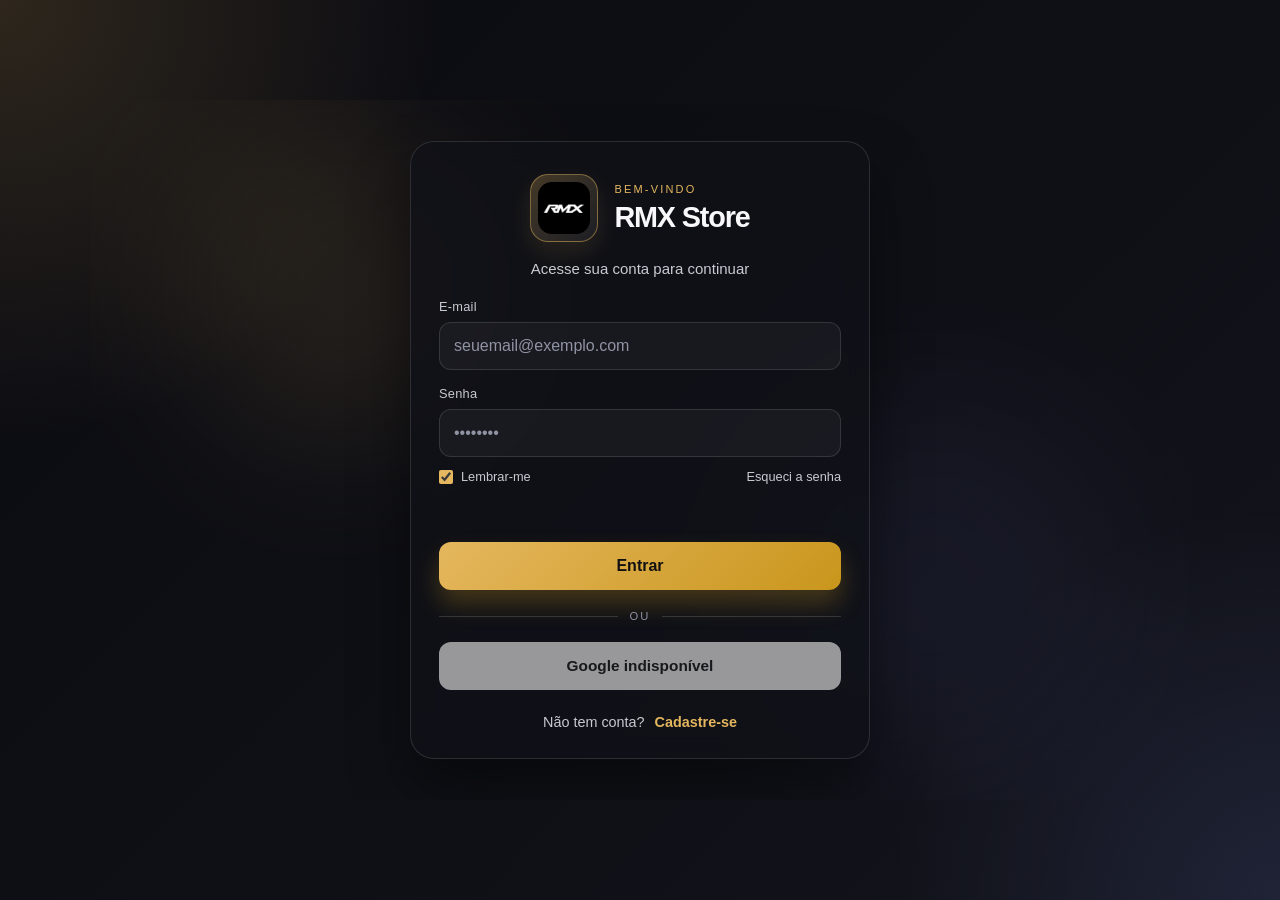
<file: public/admin.html>
<!DOCTYPE html>
<html lang="pt-BR">
<head>
  <meta charset="UTF-8" />
  <meta name="viewport" content="width=device-width, initial-scale=1.0" />
  <title>Admin RMX Store</title>
  <link rel="stylesheet" href="../src/css/admin.css" />
</head>
<body>
  <div class="admin-shell">
    <aside class="sidebar">
      <div class="brand">
        <div class="brand-mark">RMX</div>
        <div>
          <p>Admin</p>
          <strong>RMX Store</strong>
        </div>
      </div>

      <nav class="nav-links">
        <a href="#" class="active">Produtos</a>
        <a href="#" onclick="return false;">Categorias</a>
        <a href="loja.html">Ver loja</a>
      </nav>
    </aside>

    <main class="admin-main">
      <header class="topbar">
        <div>
          <p class="eyebrow">Painel</p>
          <h1>Gerenciar catálogo</h1>
        </div>
        <button class="secondary" id="btn-exportar">Exportar JSON</button>
      </header>

      <section class="panel form-panel">
        <div class="form-header">
          <h2>Adicionar ou editar produto</h2>
          <p>Use o formulário para criar, atualizar e organizar o catálogo.</p>
        </div>

        <input id="edit-id" type="hidden" />

        <div class="form-grid">
          <label>
            Nome do produto
            <input id="f-name" type="text" placeholder="Ex: Camisa premium preta" />
          </label>

          <label>
            Categoria
            <select id="f-category"></select>
          </label>

          <label>
            Preço atual
            <input id="f-price" type="text" placeholder="Ex: 89,90R$" />
          </label>

          <label>
            Preço antigo
            <input id="f-preco-antigo" type="text" placeholder="Ex: 129,90R$" />
          </label>

          <label>
            Desconto
            <input id="f-desconto" type="text" placeholder="Ex: 31% OFF" />
          </label>

          <label>
            URL da imagem
            <input id="f-image" type="text" placeholder="https://.../imagem.png" />
          </label>

          <label>
            Link da página
            <input id="f-link" type="text" placeholder="descricao.html" />
          </label>

          <label class="full-width">
            Descrição
            <textarea id="f-desc" rows="5" placeholder="Descreva o produto, material, estilo, tamanho e detalhes."></textarea>
          </label>
        </div>

        <div class="category-box">
          <div class="category-row">
            <input id="nova-categoria" type="text" placeholder="Adicionar nova categoria" />
            <button class="primary" id="btn-add-categoria">Adicionar categoria</button>
          </div>
          <div id="categoria-tags" class="category-tags"></div>
        </div>

        <div class="action-row">
          <button class="primary" id="btn-salvar">Salvar produto</button>
          <button class="ghost" id="btn-limpar">Cancelar</button>
        </div>
      </section>

      <section class="panel">
        <div class="list-header">
          <h2>Produtos cadastrados</h2>
          <span id="contador-produtos">0 itens</span>
        </div>
        <div class="grid" id="lista"></div>
      </section>
    </main>
  </div>

  <script>
    (function verificarAdmin() {
      const token = localStorage.getItem('rmx_token');
      const role = (localStorage.getItem('rmx_role') || '').toLowerCase();
      if (!token) {
        window.location.href = 'login.html';
        return;
      }

      if (role === 'admin') return;

      fetch('http://127.0.0.1:8000/api/auth/me', {
        headers: { Authorization: `Bearer ${token}` }
      }).then(async (resposta) => {
        if (!resposta.ok) throw new Error('Sem autorização');
        const dados = await resposta.json();
        const papel = (dados.role || 'user').toLowerCase();
        localStorage.setItem('rmx_role', papel);
        if (papel !== 'admin') {
          window.location.href = 'loja.html';
        }
      }).catch(() => {
        localStorage.removeItem('rmx_token');
        localStorage.removeItem('rmx_role');
        window.location.href = 'login.html';
      });
    })();

    const API = '/api/produtos';
    const estado = {
      produtos: [],
      categorias: ['mais-vendidos', 'camisas', 'shorts', 'calcas', 'blusas', 'conjuntos', 'promocao']
    };

    const form = {
      id: document.getElementById('edit-id'),
      nome: document.getElementById('f-name'),
      categoria: document.getElementById('f-category'),
      preco: document.getElementById('f-price'),
      precoAntigo: document.getElementById('f-preco-antigo'),
      desconto: document.getElementById('f-desconto'),
      image: document.getElementById('f-image'),
      link: document.getElementById('f-link'),
      desc: document.getElementById('f-desc'),
      novaCategoria: document.getElementById('nova-categoria')
    };

    function tokenAdmin() {
      return localStorage.getItem('rmx_token') || '';
    }

    function cabecalhos() {
      const headers = { 'Content-Type': 'application/json' };
      const token = tokenAdmin();
      if (token) headers.Authorization = 'Bearer ' + token;
      return headers;
    }

    function extrairCategorias(produtos) {
      const categorias = new Set(['mais-vendidos', 'camisas', 'shorts', 'calcas', 'blusas', 'conjuntos', 'promocao']);
      produtos.forEach((produto) => {
        const categoria = (produto.category || produto.categoria || 'mais-vendidos').trim();
        if (categoria) categorias.add(categoria.toLowerCase());
      });
      return [...categorias];
    }

    function preencherCategorias() {
      const atual = form.categoria.value || 'mais-vendidos';
      form.categoria.innerHTML = '';
      estado.categorias.forEach((categoria) => {
        const option = document.createElement('option');
        option.value = categoria;
        option.textContent = categoria;
        if (categoria === atual) option.selected = true;
        form.categoria.appendChild(option);
      });
    }

    function renderTagsCategorias() {
      const container = document.getElementById('categoria-tags');
      container.innerHTML = '';
      estado.categorias.forEach((categoria) => {
        const chip = document.createElement('button');
        chip.type = 'button';
        chip.className = 'category-tag';
        chip.textContent = categoria;
        chip.addEventListener('click', () => {
          form.categoria.value = categoria;
          form.novaCategoria.value = categoria;
        });
        container.appendChild(chip);
      });
    }

    async function carregarProdutos() {
      try {
        const resposta = await fetch(API, { headers: cabecalhos() });
        if (!resposta.ok) throw new Error('Erro ao carregar');
        estado.produtos = await resposta.json();
      } catch (erro) {
        estado.produtos = [];
      }

      estado.categorias = extrairCategorias(estado.produtos);
      preencherCategorias();
      renderTagsCategorias();
      renderLista();
    }

    function renderLista() {
      const lista = document.getElementById('lista');
      const contador = document.getElementById('contador-produtos');
      contador.textContent = `${estado.produtos.length} itens`;
      lista.innerHTML = '';

      estado.produtos.forEach((produto, index) => {
        const card = document.createElement('article');
        card.className = 'card-admin';
        const imagem = produto.image || 'https://via.placeholder.com/320x320?text=Produto';
        const categoria = produto.category || produto.categoria || 'mais-vendidos';
        const desconto = produto.desconto || '';
        const precoAntigo = produto.preco_antigo || '';

        card.innerHTML = `
          <img src="${imagem}" alt="${produto.name}" />
          <span class="categoria-badge">${categoria}</span>
          <h3>${produto.name}</h3>
          <div class="precos">
            ${precoAntigo ? `<span class="preco-antigo">${precoAntigo}</span>` : ''}
            <strong>${produto.price}</strong>
            ${desconto ? `<span class="desconto">${desconto}</span>` : ''}
          </div>
          <p>${(produto.description || '').substring(0, 90)}${(produto.description || '').length > 90 ? '...' : ''}</p>
          <div class="card-actions">
            <button class="secondary" type="button" data-index="${index}" data-action="editar">Editar</button>
            <button class="danger" type="button" data-index="${index}" data-action="remover">Excluir</button>
          </div>
        `;

        lista.appendChild(card);
      });

      document.querySelectorAll('[data-action="editar"]').forEach((botao) => {
        botao.addEventListener('click', () => editarProduto(Number(botao.dataset.index)));
      });

      document.querySelectorAll('[data-action="remover"]').forEach((botao) => {
        botao.addEventListener('click', () => removerProduto(Number(botao.dataset.index)));
      });
    }

    function limparFormulario() {
      form.id.value = '';
      form.nome.value = '';
      form.preco.value = '';
      form.precoAntigo.value = '';
      form.desconto.value = '';
      form.image.value = '';
      form.link.value = 'descricao.html';
      form.desc.value = '';
      form.novaCategoria.value = '';
      form.categoria.value = estado.categorias[0] || 'mais-vendidos';
    }

    function editarProduto(index) {
      const produto = estado.produtos[index];
      if (!produto) return;
      form.id.value = produto.id;
      form.nome.value = produto.name;
      form.preco.value = produto.price;
      form.precoAntigo.value = produto.preco_antigo || '';
      form.desconto.value = produto.desconto || '';
      form.image.value = produto.image || '';
      form.link.value = produto.link || 'descricao.html';
      form.desc.value = produto.description || '';
      form.categoria.value = produto.category || produto.categoria || 'mais-vendidos';
      window.scrollTo({ top: 0, behavior: 'smooth' });
    }

    async function salvarProduto() {
      const dados = {
        name: form.nome.value.trim(),
        price: form.preco.value.trim(),
        image: form.image.value.trim(),
        link: form.link.value.trim() || 'descricao.html',
        description: form.desc.value.trim(),
        category: form.categoria.value.trim(),
        categoria: form.categoria.value.trim(),
        preco_antigo: form.precoAntigo.value.trim(),
        desconto: form.desconto.value.trim()
      };

      if (!dados.name || !dados.price) {
        alert('Informe pelo menos nome e preço do produto.');
        return;
      }

      const token = tokenAdmin();
      if (!token) {
        alert('Faça login primeiro com a conta admin para salvar os produtos.');
        return;
      }

      const produtoId = form.id.value;
      const metodo = produtoId ? 'PUT' : 'POST';
      const url = produtoId ? `${API}/${produtoId}` : API;

      const resposta = await fetch(url, {
        method: metodo,
        headers: cabecalhos(),
        body: JSON.stringify(dados)
      });

      if (!resposta.ok) {
        const erro = await resposta.text();
        alert('Não foi possível salvar o produto.\n' + erro);
        return;
      }

      limparFormulario();
      await carregarProdutos();
    }

    async function removerProduto(index) {
      const produto = estado.produtos[index];
      if (!produto) return;
      if (!confirm(`Deseja remover "${produto.name}"?`)) return;

      const resposta = await fetch(`${API}/${produto.id}`, {
        method: 'DELETE',
        headers: cabecalhos()
      });

      if (!resposta.ok) {
        alert('Não foi possível remover este produto.');
        return;
      }

      await carregarProdutos();
    }

    function adicionarCategoria() {
      const categoria = form.novaCategoria.value.trim();
      if (!categoria) return;
      const normalizada = categoria.toLowerCase();
      if (!estado.categorias.includes(normalizada)) {
        estado.categorias.push(normalizada);
        preencherCategorias();
        renderTagsCategorias();
      }
      form.categoria.value = normalizada;
      form.novaCategoria.value = '';
    }

    async function exportarJSON() {
      const blob = new Blob([JSON.stringify(estado.produtos, null, 2)], { type: 'application/json' });
      const link = document.createElement('a');
      link.href = URL.createObjectURL(blob);
      link.download = 'produtos.json';
      link.click();
    }

    document.getElementById('btn-salvar').addEventListener('click', salvarProduto);
    document.getElementById('btn-limpar').addEventListener('click', limparFormulario);
    document.getElementById('btn-add-categoria').addEventListener('click', adicionarCategoria);
    document.getElementById('btn-exportar').addEventListener('click', exportarJSON);
    form.novaCategoria.addEventListener('keydown', (evento) => {
      if (evento.key === 'Enter') adicionarCategoria();
    });

    limparFormulario();
    carregarProdutos();
  </script>
</body>
</html>
</file>
<file: src/css/admin.css>
:root {
  --bg: #0d0d0f;
  --panel: #17181d;
  --panel-strong: #1d1f26;
  --line: rgba(255,255,255,0.08);
  --gold: #d4a63d;
  --gold-soft: #f4d98d;
  --text: #f4f4f4;
  --muted: #acb1b8;
  --danger: #ff5c5c;
  --green: #15cf7d;
}

* { box-sizing: border-box; }

html, body {
  margin: 0;
  min-height: 100%;
  font-family: Arial, Helvetica, sans-serif;
  background: linear-gradient(180deg, #0a0a0b 0%, #111214 100%);
  color: var(--text);
}

body {
  min-height: 100vh;
}

button, input, textarea, select {
  font: inherit;
}

.admin-shell {
  display: grid;
  grid-template-columns: 260px 1fr;
  min-height: 100vh;
}

.sidebar {
  background: #0d0d10;
  border-right: 1px solid var(--line);
  padding: 28px 20px;
}

.brand {
  display: flex;
  align-items: center;
  gap: 12px;
  margin-bottom: 30px;
}

.brand-mark {
  width: 52px;
  height: 52px;
  border-radius: 14px;
  background: linear-gradient(135deg, var(--gold), #f5d98a);
  color: #111;
  display: grid;
  place-items: center;
  font-weight: 800;
}

.brand p {
  margin: 0;
  color: var(--muted);
  font-size: 0.75rem;
}

.brand strong {
  font-size: 1.2rem;
}

.nav-links {
  display: flex;
  flex-direction: column;
  gap: 10px;
}

.nav-links a {
  color: var(--text);
  text-decoration: none;
  padding: 12px 14px;
  border-radius: 10px;
  border: 1px solid transparent;
  transition: 0.2s ease;
}

.nav-links a.active,
.nav-links a:hover {
  background: rgba(212, 166, 61, 0.12);
  border-color: rgba(212, 166, 61, 0.3);
}

.admin-main {
  padding: 30px;
}

.topbar {
  display: flex;
  justify-content: space-between;
  align-items: center;
  gap: 16px;
  margin-bottom: 20px;
}

.eyebrow {
  margin: 0;
  color: var(--gold-soft);
  text-transform: uppercase;
  letter-spacing: 0.12em;
  font-size: 0.7rem;
}

h1, h2, h3, p {
  margin-top: 0;
}

h1 {
  margin-bottom: 0;
  font-size: clamp(1.8rem, 2.4vw, 2.6rem);
}

.panel {
  background: rgba(23, 24, 29, 0.96);
  border: 1px solid var(--line);
  border-radius: 18px;
  padding: 22px;
  margin-bottom: 24px;
  box-shadow: 0 10px 30px rgba(0, 0, 0, 0.18);
}

.form-header,
.list-header {
  display: flex;
  align-items: center;
  justify-content: space-between;
  gap: 20px;
  margin-bottom: 18px;
}

.form-header p,
.list-header span {
  color: var(--muted);
}

.form-grid {
  display: grid;
  grid-template-columns: repeat(2, minmax(0, 1fr));
  gap: 18px;
}

label {
  display: flex;
  flex-direction: column;
  gap: 8px;
  color: var(--text);
  font-weight: 600;
}

label.full-width {
  grid-column: 1 / -1;
}

input, textarea, select {
  width: 100%;
  border-radius: 12px;
  border: 1px solid rgba(255, 255, 255, 0.08);
  background: rgba(255,255,255,0.04);
  color: var(--text);
  padding: 12px 14px;
}

textarea {
  min-height: 120px;
  resize: vertical;
}

.category-box {
  margin-top: 22px;
  padding-top: 18px;
  border-top: 1px solid var(--line);
}

.category-row {
  display: flex;
  gap: 12px;
  margin-bottom: 12px;
}

.category-tags {
  display: flex;
  flex-wrap: wrap;
  gap: 8px;
}

.category-tag {
  border: 1px solid rgba(212, 166, 61, 0.35);
  background: rgba(212, 166, 61, 0.08);
  color: var(--gold-soft);
  border-radius: 999px;
  padding: 8px 12px;
  cursor: pointer;
}

.action-row {
  display: flex;
  gap: 12px;
  margin-top: 20px;
}

button {
  border: none;
  border-radius: 12px;
  padding: 12px 18px;
  cursor: pointer;
  transition: transform 0.2s ease, opacity 0.2s ease;
}

button:hover {
  transform: translateY(-1px);
}

button.primary {
  background: linear-gradient(135deg, var(--gold), #f0ca73);
  color: #111;
  font-weight: 700;
}

button.secondary {
  background: rgba(255,255,255,0.06);
  color: var(--text);
  border: 1px solid rgba(255,255,255,0.08);
}

button.ghost {
  background: transparent;
  color: var(--text);
  border: 1px solid rgba(255,255,255,0.12);
}

button.danger {
  background: rgba(255, 92, 92, 0.12);
  color: #ff9a9a;
  border: 1px solid rgba(255, 92, 92, 0.2);
}

.grid {
  display: grid;
  grid-template-columns: repeat(auto-fill, minmax(220px, 1fr));
  gap: 18px;
}

.card-admin {
  background: rgba(255,255,255,0.02);
  border: 1px solid var(--line);
  border-radius: 16px;
  padding: 14px;
}

.card-admin img {
  width: 100%;
  height: 200px;
  object-fit: cover;
  border-radius: 12px;
  display: block;
  margin-bottom: 12px;
}

.categoria-badge {
  display: inline-block;
  margin-bottom: 8px;
  padding: 6px 10px;
  border-radius: 999px;
  background: rgba(212,166,61,0.12);
  color: var(--gold-soft);
  font-size: 0.72rem;
  text-transform: lowercase;
}

.card-admin h3 {
  margin-bottom: 10px;
  font-size: 1.08rem;
}

.precos {
  display: flex;
  align-items: center;
  gap: 8px;
  flex-wrap: wrap;
  margin-bottom: 10px;
}

.preco-antigo {
  color: #8a8f96;
  text-decoration: line-through;
  font-size: 0.78rem;
}

.precos strong {
  color: var(--green);
  font-size: 1.05rem;
}

.desconto {
  background: rgba(21, 207, 125, 0.08);
  border: 1px solid rgba(21, 207, 125, 0.25);
  color: #7ef0b2;
  border-radius: 999px;
  padding: 4px 8px;
  font-size: 0.7rem;
}

.card-admin p {
  color: var(--muted);
  font-size: 0.85rem;
  line-height: 1.5;
  margin-bottom: 14px;
}

.card-actions {
  display: flex;
  gap: 8px;
}

.card-actions button {
  flex: 1;
}

@media (max-width: 900px) {
  .admin-shell {
    grid-template-columns: 1fr;
  }

  .sidebar {
    border-right: none;
    border-bottom: 1px solid var(--line);
  }

  .form-grid {
    grid-template-columns: 1fr;
  }
}
</file>
<file: src/css/login.css>
:root {
    --cor-fundo: #0b0b10;
    --cor-fundo-2: #12141b;
    --cor-card: rgba(19, 22, 31, 0.78);
    --cor-card-strong: rgba(15, 18, 26, 0.95);
    --cor-input: rgba(255, 255, 255, 0.04);
    --cor-texto: #f8f8fb;
    --cor-texto-claro: #c9c9d2;
    --cor-texto-suave: #8f93a3;
    --cor-dourado: #e5b75e;
    --cor-dourado-escuro: #c9961c;
    --cor-borda: rgba(255, 255, 255, 0.12);
    --cor-borda-ativa: rgba(229, 183, 94, 0.9);
    --cor-error: #ffb0b0;
    --sombra-card: 0 30px 60px rgba(0, 0, 0, 0.45);
}

* {
    margin: 0;
    padding: 0;
    box-sizing: border-box;
}

html, body {
    min-height: 100%;
    height: 100%;
    font-family: Arial, sans-serif;
}

body {
    display: flex;
    justify-content: center;
    align-items: center;
    background:
        radial-gradient(circle at top left, rgba(229, 183, 94, 0.16), transparent 28%),
        radial-gradient(circle at bottom right, rgba(133, 146, 255, 0.12), transparent 25%),
        linear-gradient(135deg, var(--cor-fundo) 0%, var(--cor-fundo-2) 100%);
    color: var(--cor-texto);
    padding: 24px;
}

.page-shell {
    position: relative;
    width: min(100%, 1100px);
    min-height: 700px;
    display: flex;
    justify-content: center;
    align-items: center;
    overflow: hidden;
}

.bg-glow {
    position: absolute;
    border-radius: 50%;
    filter: blur(80px);
    opacity: 0.32;
}

.glow-one {
    width: 320px;
    height: 320px;
    background: rgba(229, 183, 94, 0.34);
    top: 3%;
    left: 8%;
}

.glow-two {
    width: 360px;
    height: 360px;
    background: rgba(136, 142, 255, 0.2);
    bottom: 5%;
    right: 7%;
}

.login-card {
    position: relative;
    z-index: 1;
    width: min(100%, 460px);
    background: rgba(17, 18, 24, 0.82);
    border: 1px solid var(--cor-borda);
    border-radius: 24px;
    box-shadow: var(--sombra-card);
    backdrop-filter: blur(12px);
    padding: 32px 28px 28px;
}

.brand-wrap {
    display: flex;
    align-items: center;
    justify-content: center;
    gap: 16px;
    margin-bottom: 18px;
}

.brand-mark {
    width: 68px;
    height: 68px;
    border-radius: 18px;
    background: linear-gradient(135deg, rgba(229, 183, 94, 0.25), rgba(255,255,255,0.06));
    border: 1px solid rgba(229, 183, 94, 0.45);
    display: grid;
    place-items: center;
    box-shadow: 0 10px 24px rgba(229, 183, 94, 0.12);
}

.brand-mark img {
    width: 52px;
    height: 52px;
    object-fit: cover;
    border-radius: 14px;
}

.brand-text {
    text-align: left;
}

.eyebrow {
    display: block;
    font-size: 11px;
    letter-spacing: 0.2em;
    text-transform: uppercase;
    color: var(--cor-dourado);
    margin-bottom: 6px;
}

.brand-text h1 {
    font-size: clamp(1.8rem, 2vw, 2.3rem);
    letter-spacing: -0.04em;
    color: var(--cor-texto);
}

.form-header {
    text-align: center;
    margin-bottom: 22px;
}

.subtitle {
    color: var(--cor-texto-claro);
    font-size: 15px;
}

.login-form {
    display: flex;
    flex-direction: column;
    gap: 16px;
}

.input-group {
    text-align: left;
}

.input-group label {
    display: block;
    margin-bottom: 8px;
    color: var(--cor-texto-claro);
    font-size: 0.8rem;
    letter-spacing: 0.02em;
}

.input-group input {
    width: 100%;
    padding: 14px 14px;
    border-radius: 12px;
    border: 1px solid var(--cor-borda);
    background: var(--cor-input);
    color: var(--cor-texto);
    font-size: 1rem;
    outline: none;
    transition: border-color 0.2s ease, box-shadow 0.2s ease, background 0.2s ease;
}

.input-group input::placeholder {
    color: var(--cor-texto-suave);
}

.input-group input:focus {
    border-color: var(--cor-borda-ativa);
    box-shadow: 0 0 0 4px rgba(229, 183, 94, 0.12);
    background: rgba(255, 255, 255, 0.03);
}

.form-row {
    display: flex;
    align-items: center;
    justify-content: space-between;
    gap: 12px;
    margin-top: -4px;
    color: var(--cor-texto-claro);
    font-size: 0.8rem;
}

.remember-box {
    display: inline-flex;
    align-items: center;
    gap: 8px;
    cursor: pointer;
}

.remember-box input {
    accent-color: var(--cor-dourado);
    width: 14px;
    height: 14px;
}

.link-muted {
    color: var(--cor-texto-claro);
    text-decoration: none;
    transition: color 0.2s ease;
}

.link-muted:hover {
    color: var(--cor-dourado);
}

#login-msg {
    min-height: 22px;
    margin-top: 4px;
    font-size: 0.82rem;
    color: var(--cor-error);
}

.login-button {
    width: 100%;
    padding: 15px 20px;
    border: none;
    border-radius: 12px;
    background: linear-gradient(135deg, var(--cor-dourado) 0%, var(--cor-dourado-escuro) 100%);
    color: #111;
    font-size: 1rem;
    font-weight: 700;
    cursor: pointer;
    transition: transform 0.2s ease, box-shadow 0.2s ease;
    box-shadow: 0 14px 24px rgba(201, 150, 28, 0.28);
}

.login-button:hover {
    transform: translateY(-2px);
    box-shadow: 0 18px 30px rgba(201, 150, 28, 0.32);
}

.login-button:disabled {
    opacity: 0.7;
    cursor: not-allowed;
    transform: none;
}

.divider {
    display: flex;
    align-items: center;
    gap: 12px;
    color: var(--cor-texto-suave);
    font-size: 0.7rem;
    text-transform: uppercase;
    letter-spacing: 0.18em;
    margin: 4px 0;
}

.divider::before,
.divider::after {
    content: "";
    flex: 1;
    height: 1px;
    background: rgba(255, 255, 255, 0.14);
}

.google-button {
    width: 100%;
    display: inline-flex;
    align-items: center;
    justify-content: center;
    gap: 10px;
    padding: 14px 18px;
    border: 1px solid rgba(255, 255, 255, 0.15);
    border-radius: 12px;
    background: rgba(255, 255, 255, 0.95);
    color: #1d1d1d;
    font-size: 0.96rem;
    font-weight: 700;
    cursor: pointer;
    transition: transform 0.2s ease, box-shadow 0.2s ease, opacity 0.2s ease;
}

.google-button:hover:not(:disabled) {
    transform: translateY(-1px);
    box-shadow: 0 12px 25px rgba(255, 255, 255, 0.1);
}

.google-button:disabled {
    opacity: 0.6;
    cursor: not-allowed;
}

.g-icon {
    display: inline-grid;
    place-items: center;
    width: 22px;
    height: 22px;
    border-radius: 50%;
    background: linear-gradient(135deg, #4285f4, #34a853);
    color: #fff;
    font-size: 0.75rem;
    font-weight: 700;
}

.signup-link {
    margin-top: 24px;
    text-align: center;
    color: var(--cor-texto-claro);
    font-size: 0.9rem;
}

.signup-link a {
    color: var(--cor-dourado);
    text-decoration: none;
    font-weight: 700;
    margin-left: 6px;
}

.signup-link a:hover {
    text-decoration: underline;
}

@media (max-width: 520px) {
    body {
        padding: 16px;
    }

    .page-shell {
        min-height: auto;
    }

    .login-card {
        padding: 24px 18px 20px;
        border-radius: 20px;
    }

    .brand-wrap {
        flex-direction: column;
        text-align: center;
    }

    .brand-text {
        text-align: center;
    }

    .form-row {
        flex-direction: column;
        align-items: flex-start;
    }
}
</file>
